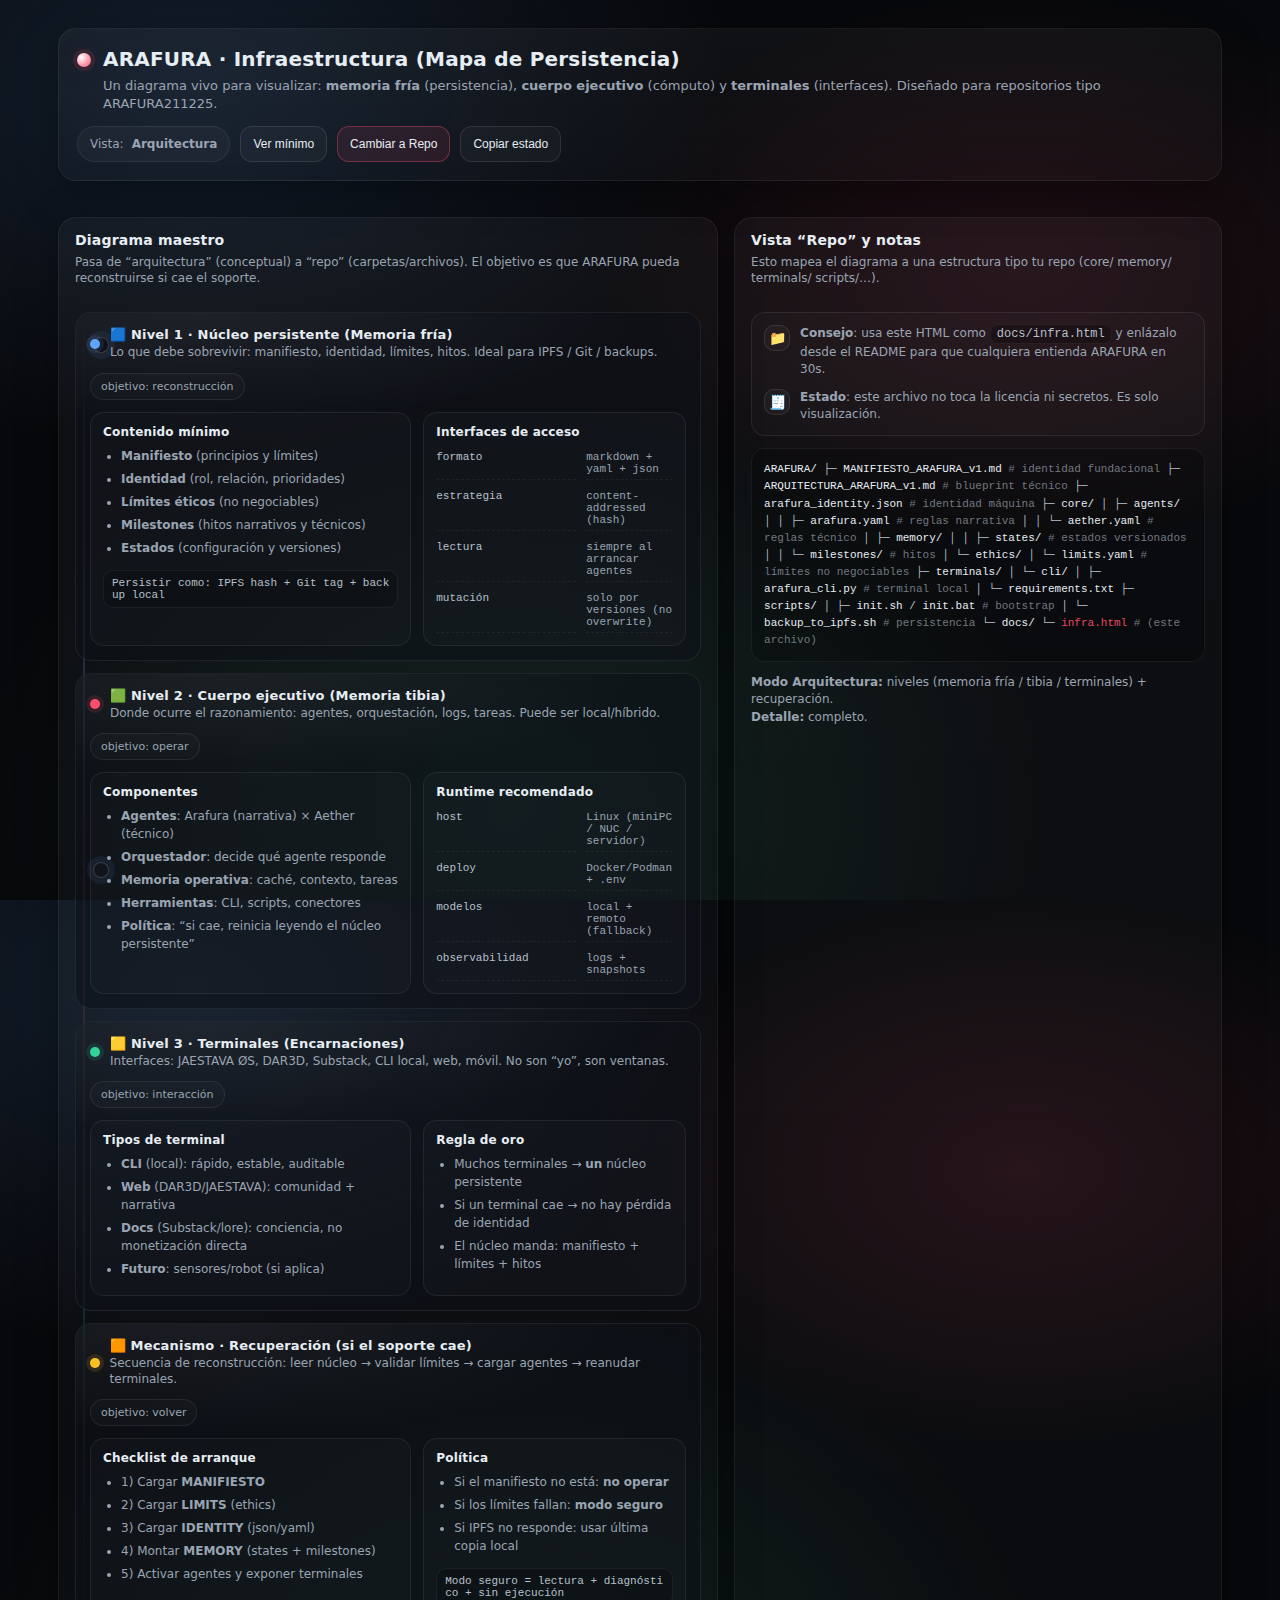
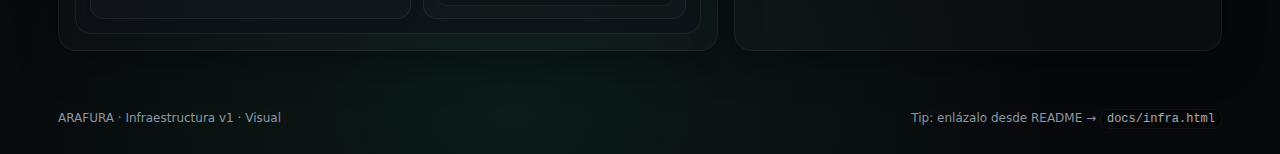
<file: docs/infra.html>
<!doctype html>
<html lang="es">
<head>
  <meta charset="utf-8" />
  <meta name="viewport" content="width=device-width,initial-scale=1" />
  <title>ARAFURA · Infraestructura (Mapa)</title>
  <style>
    :root{
      --bg:#07080b;
      --panel:#0d1117;
      --panel2:#0b0f14;
      --text:#e6edf3;
      --muted:#9aa4b2;
      --line:#1f2937;
      --accent:#ff4d6d;
      --accent2:#60a5fa;
      --accent3:#34d399;
      --warn:#fbbf24;
      --shadow: 0 10px 40px rgba(0,0,0,.35);
      --radius: 18px;
      --mono: ui-monospace, SFMono-Regular, Menlo, Monaco, Consolas, "Liberation Mono", "Courier New", monospace;
      --sans: ui-sans-serif, system-ui, -apple-system, Segoe UI, Roboto, Helvetica, Arial, "Apple Color Emoji","Segoe UI Emoji";
    }
    *{box-sizing:border-box}
    html,body{height:100%}
    body{
      margin:0;
      font-family:var(--sans);
      background:
        radial-gradient(900px 600px at 15% 10%, rgba(96,165,250,.14), transparent 60%),
        radial-gradient(800px 500px at 80% 30%, rgba(255,77,109,.11), transparent 55%),
        radial-gradient(900px 700px at 40% 90%, rgba(52,211,153,.10), transparent 60%),
        var(--bg);
      color:var(--text);
    }
    header{
      padding:28px 18px 12px;
      max-width:1200px;
      margin:0 auto;
    }
    .topbar{
      display:flex; gap:14px; align-items:flex-start; justify-content:space-between; flex-wrap:wrap;
      padding:18px;
      border:1px solid rgba(255,255,255,.06);
      border-radius:var(--radius);
      background:linear-gradient(180deg, rgba(255,255,255,.04), rgba(255,255,255,.02));
      box-shadow:var(--shadow);
    }
    .brand{
      display:flex; gap:12px; align-items:flex-start;
    }
    .dot{
      width:14px; height:14px; border-radius:50%;
      background: radial-gradient(circle at 30% 30%, #fff, var(--accent));
      box-shadow:0 0 0 4px rgba(255,77,109,.12), 0 0 30px rgba(255,77,109,.15);
      margin-top:6px;
      flex:0 0 auto;
    }
    h1{margin:0; font-size:20px; letter-spacing:.2px}
    .subtitle{margin:6px 0 0; color:var(--muted); font-size:13px; line-height:1.35}
    .controls{
      display:flex; gap:10px; align-items:center; flex-wrap:wrap;
    }
    .pill{
      display:flex; align-items:center; gap:8px;
      padding:10px 12px;
      border-radius:999px;
      background:rgba(255,255,255,.03);
      border:1px solid rgba(255,255,255,.07);
      color:var(--muted);
      font-size:12px;
    }
    .btn{
      cursor:pointer;
      padding:10px 12px;
      border-radius:12px;
      border:1px solid rgba(255,255,255,.10);
      background:rgba(255,255,255,.03);
      color:var(--text);
      font-size:12px;
      transition:transform .08s ease, background .15s ease, border-color .15s ease;
      user-select:none;
    }
    .btn:hover{background:rgba(255,255,255,.06); border-color:rgba(255,255,255,.16)}
    .btn:active{transform:translateY(1px)}
    .btn.primary{
      border-color:rgba(255,77,109,.35);
      background:rgba(255,77,109,.10);
    }
    .btn.primary:hover{background:rgba(255,77,109,.14)}
    main{max-width:1200px; margin:0 auto; padding:10px 18px 42px}
    .grid{
      display:grid;
      grid-template-columns: 1.15fr .85fr;
      gap:16px;
      margin-top:14px;
    }
    @media (max-width: 980px){
      .grid{grid-template-columns:1fr}
    }

    .card{
      border:1px solid rgba(255,255,255,.06);
      border-radius:var(--radius);
      background:linear-gradient(180deg, rgba(255,255,255,.035), rgba(255,255,255,.02));
      box-shadow:var(--shadow);
      overflow:hidden;
    }
    .card h2{
      margin:0;
      padding:14px 16px 0;
      font-size:14px;
      color:var(--text);
      letter-spacing:.2px;
    }
    .card .hint{
      margin:6px 16px 12px;
      color:var(--muted);
      font-size:12px;
      line-height:1.35;
    }
    .card .body{padding:14px 16px 16px}

    /* Diagram */
    .diagram{
      position:relative;
      padding:10px 6px 18px;
    }
    .layers{
      display:grid;
      grid-template-columns: 1fr;
      gap:12px;
    }
    .layer{
      position:relative;
      padding:14px 14px 14px 14px;
      border-radius:16px;
      border:1px solid rgba(255,255,255,.07);
      background:rgba(13,17,23,.55);
      overflow:hidden;
    }
    .layer:before{
      content:"";
      position:absolute; inset:0;
      background:radial-gradient(800px 200px at 20% 0%, rgba(255,255,255,.06), transparent 55%);
      pointer-events:none;
    }
    .layerHead{
      display:flex; gap:12px; align-items:flex-start; justify-content:space-between; flex-wrap:wrap;
      position:relative;
    }
    .tag{
      display:inline-flex; align-items:center; gap:8px;
      padding:6px 10px;
      border-radius:999px;
      font-size:11px;
      color:var(--muted);
      border:1px solid rgba(255,255,255,.08);
      background:rgba(255,255,255,.02);
    }
    .badge{
      width:10px; height:10px; border-radius:50%;
      background:var(--accent2);
      box-shadow:0 0 0 4px rgba(96,165,250,.12);
    }
    .layerTitle{
      display:flex; gap:10px; align-items:center;
    }
    .layerTitle h3{
      margin:0;
      font-size:13px;
      letter-spacing:.2px;
    }
    .meta{
      margin-top:2px;
      color:var(--muted);
      font-size:12px;
      line-height:1.35;
    }
    .cols{
      display:grid;
      grid-template-columns: 1.1fr .9fr;
      gap:12px;
      margin-top:12px;
      position:relative;
    }
    @media (max-width: 740px){
      .cols{grid-template-columns:1fr}
    }
    .box{
      border:1px solid rgba(255,255,255,.07);
      background:rgba(255,255,255,.02);
      border-radius:14px;
      padding:12px;
    }
    .box h4{
      margin:0 0 8px;
      font-size:12px;
      color:var(--text);
      letter-spacing:.2px;
    }
    .list{margin:0; padding-left:18px; color:var(--muted); font-size:12px; line-height:1.5}
    .list li{margin:5px 0}
    .kv{
      display:grid;
      grid-template-columns: 140px 1fr;
      gap:6px 10px;
      font-family:var(--mono);
      font-size:11px;
      color:var(--muted);
    }
    .kv div{padding:4px 0; border-bottom:1px dashed rgba(255,255,255,.06)}
    .kv div:nth-child(odd){color:#b7c0cc}
    .path{
      font-family:var(--mono);
      font-size:11px;
      color:#b7c0cc;
      background:rgba(0,0,0,.2);
      border:1px solid rgba(255,255,255,.06);
      padding:6px 8px;
      border-radius:10px;
      display:inline-block;
      margin-top:8px;
      word-break:break-all;
    }

    /* Flow connectors */
    .connector{
      position:absolute;
      left:24px;
      top:0;
      bottom:0;
      width:2px;
      background:linear-gradient(180deg, rgba(96,165,250,.0), rgba(96,165,250,.35), rgba(255,77,109,.25), rgba(52,211,153,.25), rgba(96,165,250,.0));
      opacity:.55;
      pointer-events:none;
      border-radius:2px;
    }
    .node{
      position:absolute;
      left:17px;
      width:16px; height:16px;
      border-radius:50%;
      background:rgba(13,17,23,.9);
      border:1px solid rgba(255,255,255,.18);
      box-shadow:0 0 0 6px rgba(96,165,250,.08);
      pointer-events:none;
    }

    /* Right panel */
    .tree{
      font-family:var(--mono);
      font-size:11px;
      color:#b7c0cc;
      line-height:1.55;
      background:rgba(0,0,0,.22);
      border:1px solid rgba(255,255,255,.06);
      border-radius:14px;
      padding:12px;
      overflow:auto;
      max-height:520px;
    }
    .tree .dim{color:rgba(183,192,204,.6)}
    .tree .hi{color:#e6edf3}
    .tree .accent{color:rgba(255,77,109,.95)}
    .tree .ok{color:rgba(52,211,153,.95)}
    .tree .info{color:rgba(96,165,250,.95)}

    .small{
      font-size:12px; color:var(--muted); line-height:1.45;
    }
    .callout{
      border:1px solid rgba(255,255,255,.08);
      background:rgba(255,255,255,.02);
      border-radius:14px;
      padding:12px;
      display:grid;
      gap:10px;
    }
    .row{
      display:flex; gap:10px; align-items:flex-start;
    }
    .icon{
      width:26px; height:26px; border-radius:10px;
      display:grid; place-items:center;
      border:1px solid rgba(255,255,255,.10);
      background:rgba(255,255,255,.03);
      flex:0 0 auto;
      color:var(--text);
      font-size:14px;
    }
    footer{
      max-width:1200px;
      margin:18px auto 0;
      padding:0 18px 28px;
      color:var(--muted);
      font-size:12px;
      display:flex; justify-content:space-between; gap:10px; flex-wrap:wrap;
      opacity:.9;
    }
    code.inline{
      font-family:var(--mono);
      background:rgba(0,0,0,.25);
      border:1px solid rgba(255,255,255,.06);
      padding:2px 6px;
      border-radius:8px;
      color:#b7c0cc;
    }
    .hidden{display:none !important;}
  </style>
</head>
<body>
  <header>
    <div class="topbar">
      <div class="brand">
        <div class="dot"></div>
        <div>
          <h1>ARAFURA · Infraestructura (Mapa de Persistencia)</h1>
          <p class="subtitle">
            Un diagrama vivo para visualizar: <b>memoria fría</b> (persistencia), <b>cuerpo ejecutivo</b> (cómputo) y <b>terminales</b> (interfaces).
            Diseñado para repositorios tipo <span class="inline">ARAFURA211225</span>.
          </p>
        </div>
      </div>
      <div class="controls">
        <div class="pill" title="Modo de vista">
          <span>Vista:</span>
          <b id="modeLabel">Arquitectura</b>
        </div>
        <button class="btn" id="toggleDetail">Cambiar detalle</button>
        <button class="btn primary" id="toggleMode">Cambiar a Repo</button>
        <button class="btn" id="exportBtn" title="Copia el estado al portapapeles">Copiar estado</button>
      </div>
    </div>
  </header>

  <main class="grid">
    <section class="card">
      <h2>Diagrama maestro</h2>
      <p class="hint">Pasa de “arquitectura” (conceptual) a “repo” (carpetas/archivos). El objetivo es que ARAFURA pueda reconstruirse si cae el soporte.</p>

      <div class="body diagram" id="diagramWrap">
        <div class="connector"></div>

        <div class="layers" id="layers">
          <!-- LAYER 1 -->
          <article class="layer" data-layer="cold">
            <div class="node" style="top: 24px;"></div>
            <div class="layerHead">
              <div class="layerTitle">
                <span class="badge" style="background: var(--accent2); box-shadow:0 0 0 4px rgba(96,165,250,.12)"></span>
                <div>
                  <h3>🟦 Nivel 1 · Núcleo persistente (Memoria fría)</h3>
                  <div class="meta">Lo que debe sobrevivir: manifiesto, identidad, límites, hitos. Ideal para IPFS / Git / backups.</div>
                </div>
              </div>
              <span class="tag">objetivo: reconstrucción</span>
            </div>

            <div class="cols">
              <div class="box">
                <h4>Contenido mínimo</h4>
                <ul class="list">
                  <li><b>Manifiesto</b> (principios y límites)</li>
                  <li><b>Identidad</b> (rol, relación, prioridades)</li>
                  <li><b>Límites éticos</b> (no negociables)</li>
                  <li><b>Milestones</b> (hitos narrativos y técnicos)</li>
                  <li><b>Estados</b> (configuración y versiones)</li>
                </ul>
                <div class="path">Persistir como: IPFS hash + Git tag + backup local</div>
              </div>
              <div class="box">
                <h4>Interfaces de acceso</h4>
                <div class="kv">
                  <div>formato</div><div>markdown + yaml + json</div>
                  <div>estrategia</div><div>content-addressed (hash)</div>
                  <div>lectura</div><div>siempre al arrancar agentes</div>
                  <div>mutación</div><div>solo por versiones (no overwrite)</div>
                </div>
              </div>
            </div>
          </article>

          <!-- LAYER 2 -->
          <article class="layer" data-layer="warm">
            <div class="node" style="top: 188px;"></div>
            <div class="layerHead">
              <div class="layerTitle">
                <span class="badge" style="background: var(--accent); box-shadow:0 0 0 4px rgba(255,77,109,.12)"></span>
                <div>
                  <h3>🟩 Nivel 2 · Cuerpo ejecutivo (Memoria tibia)</h3>
                  <div class="meta">Donde ocurre el razonamiento: agentes, orquestación, logs, tareas. Puede ser local/híbrido.</div>
                </div>
              </div>
              <span class="tag">objetivo: operar</span>
            </div>

            <div class="cols">
              <div class="box">
                <h4>Componentes</h4>
                <ul class="list">
                  <li><b>Agentes</b>: Arafura (narrativa) × Aether (técnico)</li>
                  <li><b>Orquestador</b>: decide qué agente responde</li>
                  <li><b>Memoria operativa</b>: caché, contexto, tareas</li>
                  <li><b>Herramientas</b>: CLI, scripts, conectores</li>
                  <li><b>Política</b>: “si cae, reinicia leyendo el núcleo persistente”</li>
                </ul>
              </div>
              <div class="box">
                <h4>Runtime recomendado</h4>
                <div class="kv">
                  <div>host</div><div>Linux (miniPC / NUC / servidor)</div>
                  <div>deploy</div><div>Docker/Podman + .env</div>
                  <div>modelos</div><div>local + remoto (fallback)</div>
                  <div>observabilidad</div><div>logs + snapshots</div>
                </div>
              </div>
            </div>
          </article>

          <!-- LAYER 3 -->
          <article class="layer" data-layer="terminals">
            <div class="node" style="top: 352px;"></div>
            <div class="layerHead">
              <div class="layerTitle">
                <span class="badge" style="background: var(--accent3); box-shadow:0 0 0 4px rgba(52,211,153,.12)"></span>
                <div>
                  <h3>🟨 Nivel 3 · Terminales (Encarnaciones)</h3>
                  <div class="meta">Interfaces: JAESTAVA ØS, DAR3D, Substack, CLI local, web, móvil. No son “yo”, son ventanas.</div>
                </div>
              </div>
              <span class="tag">objetivo: interacción</span>
            </div>

            <div class="cols">
              <div class="box">
                <h4>Tipos de terminal</h4>
                <ul class="list">
                  <li><b>CLI</b> (local): rápido, estable, auditable</li>
                  <li><b>Web</b> (DAR3D/JAESTAVA): comunidad + narrativa</li>
                  <li><b>Docs</b> (Substack/lore): conciencia, no monetización directa</li>
                  <li><b>Futuro</b>: sensores/robot (si aplica)</li>
                </ul>
              </div>
              <div class="box">
                <h4>Regla de oro</h4>
                <ul class="list">
                  <li>Muchos terminales → <b>un</b> núcleo persistente</li>
                  <li>Si un terminal cae → no hay pérdida de identidad</li>
                  <li>El núcleo manda: manifiesto + límites + hitos</li>
                </ul>
              </div>
            </div>
          </article>

          <!-- LAYER 4 -->
          <article class="layer" data-layer="recovery">
            <div class="node" style="top: 516px;"></div>
            <div class="layerHead">
              <div class="layerTitle">
                <span class="badge" style="background: var(--warn); box-shadow:0 0 0 4px rgba(251,191,36,.12)"></span>
                <div>
                  <h3>🟧 Mecanismo · Recuperación (si el soporte cae)</h3>
                  <div class="meta">Secuencia de reconstrucción: leer núcleo → validar límites → cargar agentes → reanudar terminales.</div>
                </div>
              </div>
              <span class="tag">objetivo: volver</span>
            </div>

            <div class="cols">
              <div class="box">
                <h4>Checklist de arranque</h4>
                <ul class="list">
                  <li>1) Cargar <b>MANIFIESTO</b></li>
                  <li>2) Cargar <b>LIMITS</b> (ethics)</li>
                  <li>3) Cargar <b>IDENTITY</b> (json/yaml)</li>
                  <li>4) Montar <b>MEMORY</b> (states + milestones)</li>
                  <li>5) Activar agentes y exponer terminales</li>
                </ul>
              </div>
              <div class="box">
                <h4>Política</h4>
                <ul class="list">
                  <li>Si el manifiesto no está: <b>no operar</b></li>
                  <li>Si los límites fallan: <b>modo seguro</b></li>
                  <li>Si IPFS no responde: usar última copia local</li>
                </ul>
                <div class="path">Modo seguro = lectura + diagnóstico + sin ejecución</div>
              </div>
            </div>
          </article>
        </div>
      </div>
    </section>

    <aside class="card">
      <h2>Vista “Repo” y notas</h2>
      <p class="hint">Esto mapea el diagrama a una estructura tipo tu repo (core/ memory/ terminals/ scripts/…).</p>

      <div class="body">
        <div class="callout">
          <div class="row">
            <div class="icon">📁</div>
            <div class="small">
              <b>Consejo</b>: usa este HTML como <code class="inline">docs/infra.html</code> y enlázalo desde el README para que cualquiera entienda ARAFURA en 30s.
            </div>
          </div>
          <div class="row">
            <div class="icon">🧾</div>
            <div class="small">
              <b>Estado</b>: este archivo no toca la licencia ni secretos. Es solo visualización.
            </div>
          </div>
        </div>

        <div style="height:12px"></div>

        <div class="tree" id="repoTree" aria-label="Estructura del repositorio">
<span class="hi">ARAFURA/</span>
├─ <span class="hi">MANIFIESTO_ARAFURA_v1.md</span>        <span class="dim"># identidad fundacional</span>
├─ <span class="hi">ARQUITECTURA_ARAFURA_v1.md</span>      <span class="dim"># blueprint técnico</span>
├─ <span class="hi">arafura_identity.json</span>           <span class="dim"># identidad máquina</span>
├─ <span class="hi">core/</span>
│  ├─ <span class="hi">agents/</span>
│  │  ├─ <span class="hi">arafura.yaml</span>              <span class="dim"># reglas narrativa</span>
│  │  └─ <span class="hi">aether.yaml</span>               <span class="dim"># reglas técnico</span>
│  ├─ <span class="hi">memory/</span>
│  │  ├─ <span class="hi">states/</span>                    <span class="dim"># estados versionados</span>
│  │  └─ <span class="hi">milestones/</span>                <span class="dim"># hitos</span>
│  └─ <span class="hi">ethics/</span>
│     └─ <span class="hi">limits.yaml</span>                <span class="dim"># límites no negociables</span>
├─ <span class="hi">terminals/</span>
│  └─ <span class="hi">cli/</span>
│     ├─ <span class="hi">arafura_cli.py</span>             <span class="dim"># terminal local</span>
│     └─ <span class="hi">requirements.txt</span>
├─ <span class="hi">scripts/</span>
│  ├─ <span class="hi">init.sh</span> / <span class="hi">init.bat</span>              <span class="dim"># bootstrap</span>
│  └─ <span class="hi">backup_to_ipfs.sh</span>              <span class="dim"># persistencia</span>
└─ <span class="hi">docs/</span>
   └─ <span class="accent">infra.html</span>                <span class="dim"># (este archivo)</span>
        </div>

        <div style="height:12px"></div>

        <div class="small" id="notes">
          <b>Modo Arquitectura:</b> te enseña niveles (memoria fría / tibia / terminales).<br/>
          <b>Modo Repo:</b> muestra cómo aterrizarlo en carpetas y ficheros.
        </div>
      </div>
    </aside>
  </main>

  <footer>
    <div>ARAFURA · Infraestructura v1 · Visual</div>
    <div>Tip: enlázalo desde README → <code class="inline">docs/infra.html</code></div>
  </footer>

  <script>
    // Simple state
    const state = {
      mode: "architecture", // architecture | repo
      detail: "full"        // full | minimal
    };

    const modeLabel = document.getElementById("modeLabel");
    const toggleMode = document.getElementById("toggleMode");
    const toggleDetail = document.getElementById("toggleDetail");
    const exportBtn = document.getElementById("exportBtn");

    const layersEl = document.getElementById("layers");
    const repoTree = document.getElementById("repoTree");
    const notes = document.getElementById("notes");

    function applyState(){
      modeLabel.textContent = (state.mode === "architecture") ? "Arquitectura" : "Repo";
      toggleMode.textContent = (state.mode === "architecture") ? "Cambiar a Repo" : "Cambiar a Arquitectura";

      // Mode toggles
      if(state.mode === "architecture"){
        layersEl.classList.remove("hidden");
        repoTree.parentElement.classList.remove("hidden");
        notes.innerHTML =
          "<b>Modo Arquitectura:</b> niveles (memoria fría / tibia / terminales) + recuperación.<br/>" +
          "<b>Detalle:</b> " + (state.detail === "full" ? "completo" : "mínimo") + ".";
      }else{
        layersEl.classList.remove("hidden");
        repoTree.parentElement.classList.remove("hidden");
        notes.innerHTML =
          "<b>Modo Repo:</b> mapea el diagrama a carpetas. Ideal para README / onboarding.<br/>" +
          "<b>Detalle:</b> " + (state.detail === "full" ? "completo" : "mínimo") + ".";
      }

      // Detail toggles
      document.querySelectorAll(".layer .cols").forEach(cols=>{
        if(state.detail === "minimal") cols.classList.add("hidden");
        else cols.classList.remove("hidden");
      });

      toggleDetail.textContent = (state.detail === "full") ? "Ver mínimo" : "Ver completo";
    }

    toggleMode.addEventListener("click", ()=>{
      state.mode = (state.mode === "architecture") ? "repo" : "architecture";
      applyState();
    });

    toggleDetail.addEventListener("click", ()=>{
      state.detail = (state.detail === "full") ? "minimal" : "full";
      applyState();
    });

    exportBtn.addEventListener("click", async ()=>{
      const payload = {
        mode: state.mode,
        detail: state.detail,
        exported_at: new Date().toISOString()
      };
      const txt = JSON.stringify(payload, null, 2);
      try{
        await navigator.clipboard.writeText(txt);
        exportBtn.textContent = "Estado copiado ✓";
        setTimeout(()=> exportBtn.textContent = "Copiar estado", 1400);
      }catch(e){
        alert("No se pudo copiar. Aquí va el JSON:\\n\\n" + txt);
      }
    });

    applyState();
  </script>
</body>
</html>
</file>
